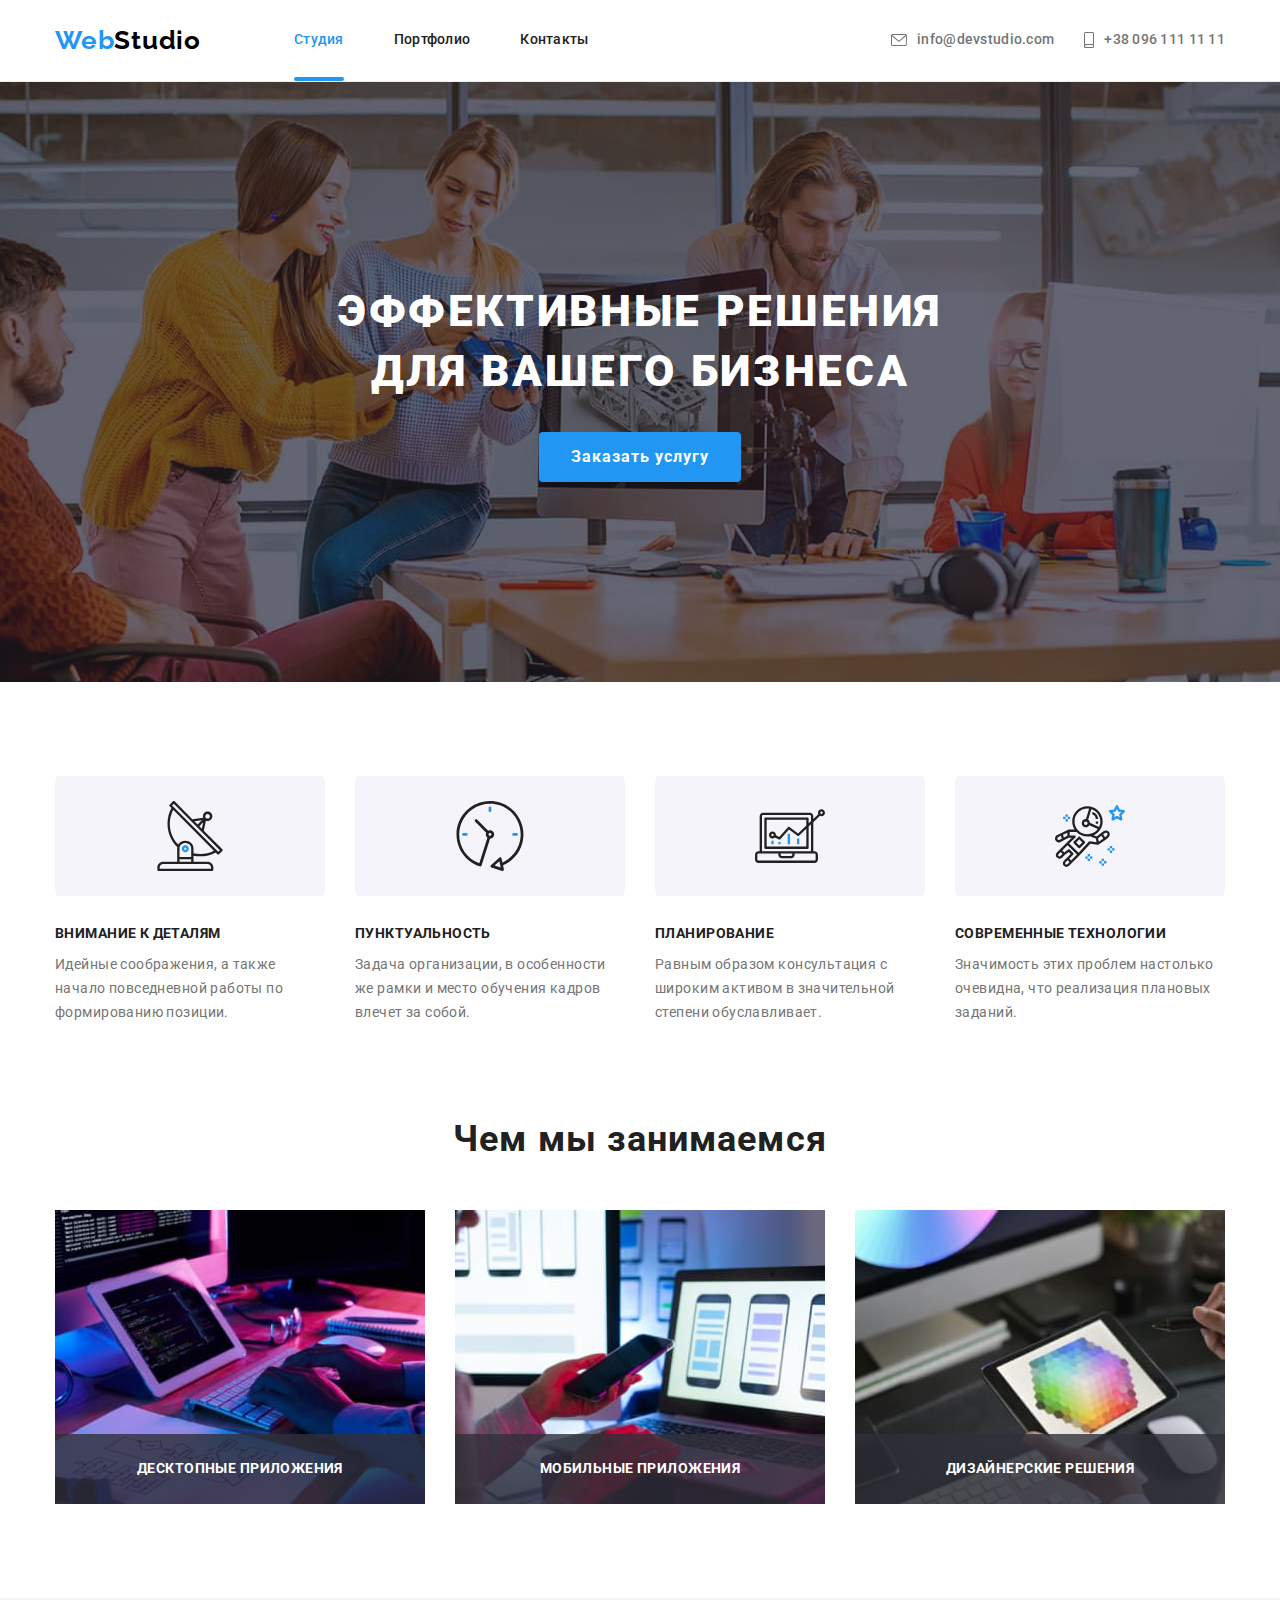
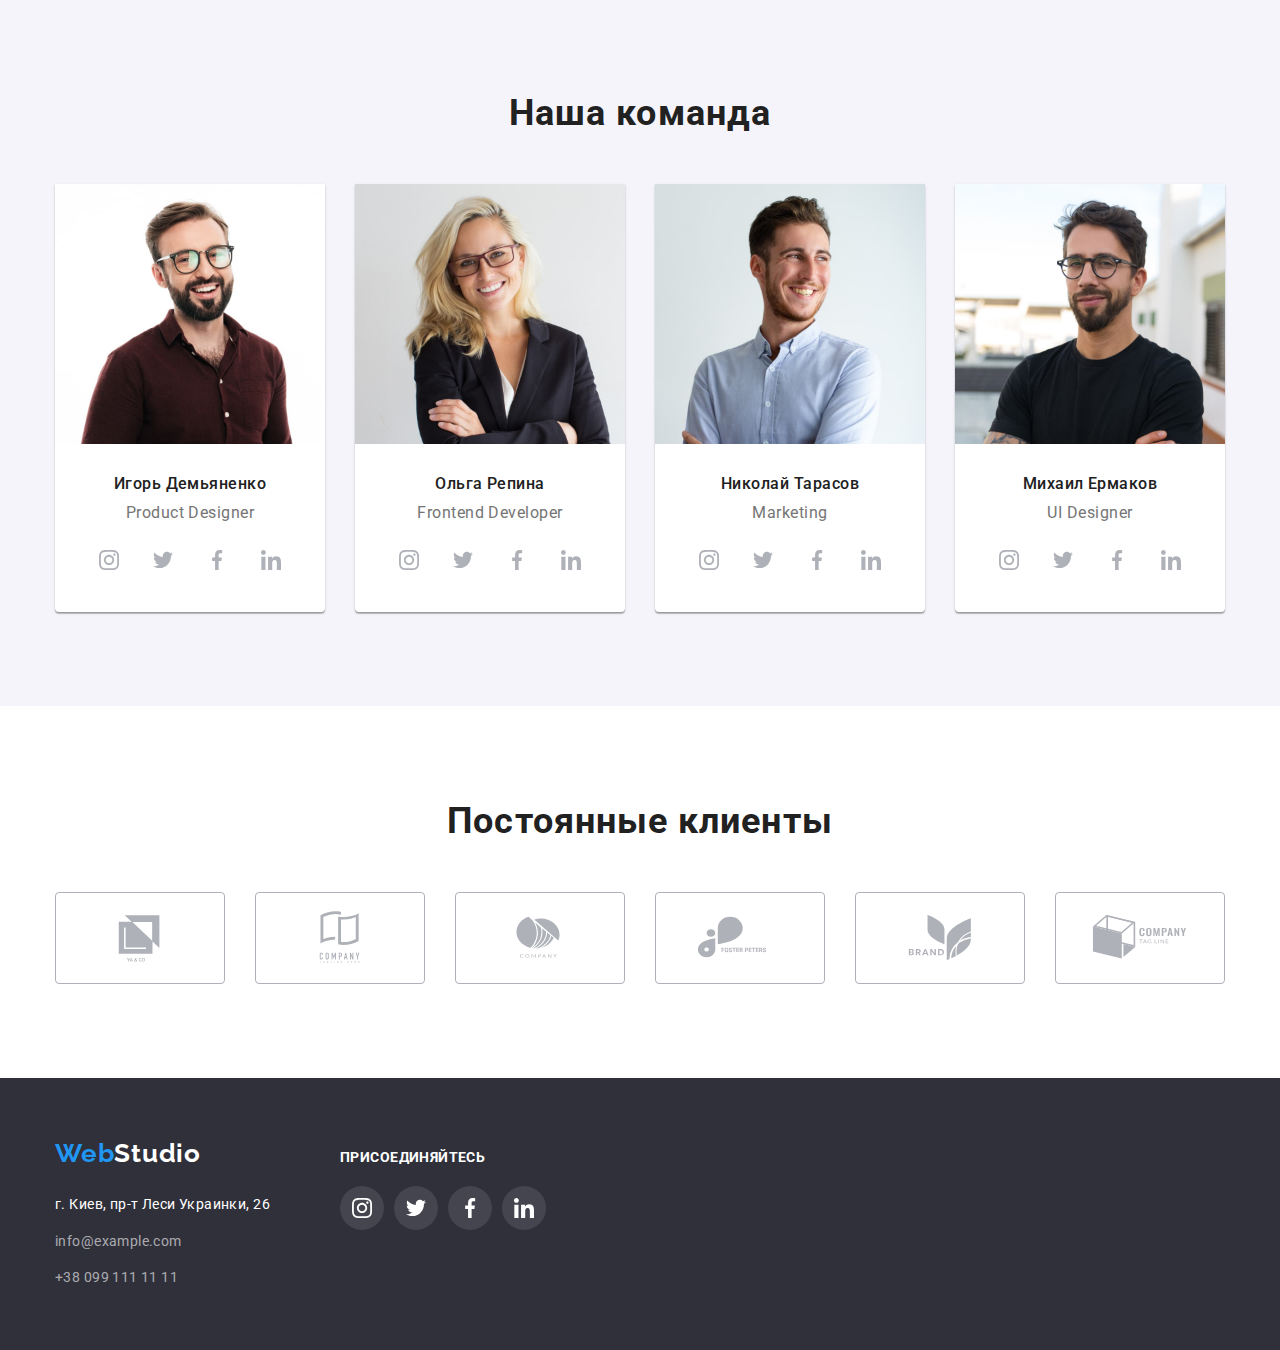
<file: index.html>
<!DOCTYPE html>
<html lang="en">
<head>
    <meta charset="UTF-8">
    <meta http-equiv="X-UA-Compatible" content="IE=edge">
    <meta name="viewport" content="width=device-width, initial-scale=1.0">
    <link
    rel="stylesheet"
    href="https://cdnjs.cloudflare.com/ajax/libs/modern-normalize/1.0.0/modern-normalize.min.css"/>
    <link rel="preconnect" href="https://fonts.googleapis.com">
    <link rel="preconnect" href="https://fonts.gstatic.com" crossorigin>
    <link rel="preconnect" href="https://fonts.googleapis.com">
    <link rel="preconnect" href="https://fonts.gstatic.com" crossorigin>
    <link rel="preconnect" href="https://fonts.googleapis.com">
    <link rel="preconnect" href="https://fonts.gstatic.com" crossorigin>
    <link href="https://fonts.googleapis.com/css2?family=Raleway:wght@700&family=Roboto:wght@400;500;700;900&display=swap"
    rel="stylesheet">
    <link rel="stylesheet" href="./css/styles.css">
    <title>Студия</title>
    
</head>
<body>
    <header class="header">
        <div class="header container">
            <nav>
                <a href="./index.html" class="logo-link"><span class="logo-web">Web</span>Studio</a>
                <ul class="links-list">
                <li class="list-item">
                    <a href="./index.html" class="link current">Студия</a>
                </li>
                <li class="list-item">
                    <a href="./portfolio.html" class="link">Портфолио</a>
                </li>
                <li class="list-item">
                    <a href="" class="link">Контакты</a>
                </li>
                </ul>
            </nav>
            <ul class="contacts-links">
                <li class="list-item">                    
                    <a href="mailto:info@devstudio.com" class="mail-link">
                        <svg class="mail-icon">
                            <use href="./images/icons.svg#icon-envelope"></use>
                        </svg>
                        info@devstudio.com
                    </a>
                </li>
                <li class="list-item">                    
                    <a class="call-link" href="tel:+380961111111">
                        <svg class="telephone-icon">
                            <use href="./images/icons.svg#icon-smartphone"></use>
                        </svg>
                        +38 096 111 11 11                        
                    </a>
                </li>
            </ul>
        </div>
    </header>
    <main>
        <!--Main heading section-->
        <section class="main">
            <div class="container">
            <h1 class="main-heading">Эффективные решения для вашего бизнеса</h1>
            <button type="button" class="button-offer" data-modal-open>Заказать услугу</button>
            </div>
        </section>
        <!--Our advantages section-->
        <section class="section">
            <div class="container">
            <h2 class="visually-hidden">Наши преимущества</h2>
            <ul class="advantages-list">
                <li class="list-item">
                    <div class="thumb">
                    <svg class="advantages-icon">
                        <use href="./images/icons.svg#icon-antenna-1"></use>
                    </svg>
                    </div>
                    <h3 class="advantages-heading">Внимание к деталям</h3>
                    <p class="advantages-text">Идейные соображения, а также начало повседневной работы по формированию позиции.</p>
                </li>
                <li class="list-item">
                    <div class="thumb">
                    <svg class="advantages-icon"> 
                        <use href="./images/icons.svg#icon-clock-1"></use>
                    </svg>
                    </div>
                    <h3 class="advantages-heading">Пунктуальность</h3>
                    <p class="advantages-text">Задача организации, в особенности же рамки и место обучения кадров влечет за собой.</p>
                </li>
                <li class="list-item">
                    <div class="thumb">
                    <svg class="advantages-icon">
                        <use href="./images/icons.svg#icon-diagram-1"></use>
                    </svg>
                    </div>
                    <h3 class="advantages-heading">Планирование</h3>
                    <p class="advantages-text">Равным образом консультация с широким активом в значительной степени обуславливает.</p>
                </li>
                <li class="list-item">
                    <div class="thumb">
                    <svg class="advantages-icon">
                        <use href="./images/icons.svg#icon-astronaut-1"></use>
                    </svg>
                    </div>
                    <h3 class="advantages-heading">Современные технологии</h3>
                    <p class="advantages-text">Значимость этих проблем настолько очевидна, что реализация плановых заданий.</p>
                </li>
            </ul>
            </div>
        </section>
        <!--Our competentions section-->
        <section class="competentions section">
            <div class="container">
            <h2 class="second-range-heading">Чем мы занимаемся</h2>
            <ul class="images-list">
                <li class="list-item">
                        <div class="images-card">
                        <img 
                        src="./images/pic_1.jpg" 
                        alt="Работа с кодом"
                        width="370"                          
                        height="294">
                        <div class="images-overlay">
                        <h3 class="images-overlay-heading">Десктопные приложения</h3>
                        </div>
                        </div>
                </li>
                <li class="list-item">
                        <div class="images-card">
                        <img 
                        src="./images/pic_2.jpg" 
                        alt="Разработка мобильных приложений"
                        width="370"                          
                        height="294">
                        <div class="images-overlay">
                        <h3 class="images-overlay-heading">Мобильные приложения</h3>
                        </div>
                        </div>
                </li>
                <li class="list-item">
                        <div class="images-card">
                        <img 
                        src="./images/pic_3.jpg" 
                        alt="Добавление стилей"
                        width="370"                          
                        height="294">
                        <div class="images-overlay">
                        <h3 class="images-overlay-heading">Дизайнерские решения</h3>
                        </div>
                        </div>
                </li>
            </ul>
            </div>
        </section>
        <!--Our team section-->
        <section class="team section">
            <div class="container">
            <h2 class="second-range-heading">Наша команда</h2>
            <ul class="our-team-list">
                <li class="list-item team-list">
                    <img 
                        src="./images/photo_1.jpg"
                        alt="Фото Игорь Демьяненко"
                        width="270" 
                        height="260">
                    <div class="team-info">
                        <h3 class="our-team-list-heading">Игорь Демьяненко</h3>
                        <p class="our-team-list-description">Product Designer</p>
                        <ul class="team-socials-list">
                        <li class="team-socials-item">
                            <a class="team-socials-link" href="">
                            <svg class="team-socials">
                                <use href="./images/icons.svg#icon-instagram"></use>
                            </svg>
                            </a>
                        </li>
                        <li class="team-socials-item">
                            <a class="team-socials-link" href="">
                            <svg class="team-socials">
                                <use href="./images/icons.svg#icon-twitter"></use>
                            </svg>
                            </a>
                        </li>
                        <li class="team-socials-item">
                            <a class="team-socials-link" href="">
                            <svg class="team-socials">
                                <use href="./images/icons.svg#icon-facebook"></use>
                            </svg>
                            </a>
                        </li>
                        <li class="team-socials-item">
                            <a class="team-socials-link" href="">
                            <svg class="team-socials">
                                <use href="./images/icons.svg#icon-linkedin"></use>
                            </svg>
                            </a>
                        </li>
                    </ul>
                    </div>
                    
                </li>
                <li class="list-item team-list">
                    <img 
                        src="./images/photo_2.jpg" 
                        alt="Фото Ольга Репина"
                        width="270"                          
                        height="260">
                    <div class="team-info">
                        <h3 class="our-team-list-heading">Ольга Репина</h3>
                        <p class="our-team-list-description">Frontend Developer</p>
                        <ul class="team-socials-list">
                            <li class="team-socials-item">
                                <a class="team-socials-link" href="">
                                <svg class="team-socials">
                                    <use href="./images/icons.svg#icon-instagram"></use>
                                </svg>
                                </a>
                            </li>
                            <li class="team-socials-item">
                                <a class="team-socials-link" href="">
                                <svg class="team-socials">
                                    <use href="./images/icons.svg#icon-twitter"></use>
                                </svg>
                                </a>
                            </li>
                            <li class="team-socials-item">
                                <a class="team-socials-link" href="">
                                <svg class="team-socials">
                                    <use href="./images/icons.svg#icon-facebook"></use>
                                </svg>
                                </a>
                            </li>
                            <li class="team-socials-item">
                                <a class="team-socials-link" href="">
                                <svg class="team-socials">
                                    <use href="./images/icons.svg#icon-linkedin"></use>
                                </svg>
                                </a>
                            </li>
                        </ul>
                    </div>
                </li>
                <li class="list-item team-list">
                    <img 
                        src="./images/photo_3.jpg" 
                        alt="Фото Николай Тарасов"
                        width="270"                          
                        height="260">
                    <div class="team-info">
                        <h3 class="our-team-list-heading">Николай Тарасов</h3>
                        <p class="our-team-list-description">Marketing</p>
                        <ul class="team-socials-list">
                            <li class="team-socials-item">
                                <a class="team-socials-link" href="">
                                <svg class="team-socials">
                                    <use href="./images/icons.svg#icon-instagram"></use>
                                </svg>
                                </a>
                            </li>
                            <li class="team-socials-item">
                                <a class="team-socials-link" href="">
                                <svg class="team-socials">
                                    <use href="./images/icons.svg#icon-twitter"></use>
                                </svg>
                                </a>
                            </li>
                            <li class="team-socials-item">
                                <a class="team-socials-link" href="">
                                <svg class="team-socials">
                                    <use href="./images/icons.svg#icon-facebook"></use>
                                </svg>
                                </a>
                            </li>
                            <li class="team-socials-item">
                                <a class="team-socials-link" href="">
                                <svg class="team-socials">
                                    <use href="./images/icons.svg#icon-linkedin"></use>
                                </svg>
                                </a>
                            </li>
                        </ul>
                    </div>
                </li>
                <li class="list-item team-list">
                    <img                        
                        src="./images/photo_4.jpg"  
                        alt="Фото Михаил Ермаков"
                        width="270"                          
                        height="260">
                    <div class="team-info">
                        <h3 class="our-team-list-heading">Михаил Ермаков</h3>
                        <p class="our-team-list-description">UI Designer</p>
                        <ul class="team-socials-list">
                            <li class="team-socials-item">
                                <a class="team-socials-link" href="">
                                <svg class="team-socials">
                                    <use href="./images/icons.svg#icon-instagram"></use>
                                </svg>
                            </a>
                            </li>
                            <li class="team-socials-item">
                                <a class="team-socials-link" href="">
                                <svg class="team-socials">
                                    <use href="./images/icons.svg#icon-twitter"></use>
                                </svg>
                                </a>
                            </li>
                            <li class="team-socials-item">
                                <a class="team-socials-link" href="">
                                <svg class="team-socials">
                                    <use href="./images/icons.svg#icon-facebook"></use>
                                </svg>
                                </a>
                            </li>
                            <li class="team-socials-item">
                                <a class="team-socials-link" href="">
                                <svg class="team-socials">
                                    <use href="./images/icons.svg#icon-linkedin"></use>
                                </svg>
                                </a>
                            </li>
                        </ul>
                    </div>
                </li>
            </ul>
            </div>
        </section>
        <!--Our clients section-->
        <section class="section">
            <div class="container">
                <h2 class="second-range-heading">Постоянные клиенты</h2>
                <ul class="our-clients-list">
                    <li class="our-clients-item">
                        <a class="clients-thumb" href="">
                        <svg class="our-clients-icon">
                            <use href="./images/icons.svg#icon-ya-co"></use>
                        </svg>
                        </a>
                    </li>
                    <li class="our-clients-item">
                        <a class="clients-thumb" href="">
                        <svg class="our-clients-icon">
                            <use href="./images/icons.svg#icon-company-tagline-book"></use>
                        </svg>
                        </a>
                    </li>
                    <li class="our-clients-item">
                        <a class="clients-thumb" href="">
                        <svg class="our-clients-icon">
                            <use href="./images/icons.svg#icon-company"></use>
                        </svg>
                        </a>
                    </li>
                    <li class="our-clients-item">
                        <a class="clients-thumb" href="">
                        <svg class="our-clients-icon">
                            <use href="./images/icons.svg#icon-foster-peters"></use>
                        </svg>
                        </a>
                    </li>
                    <li class="our-clients-item">
                        <a class="clients-thumb" href="">
                        <svg class="our-clients-icon">
                            <use href="./images/icons.svg#icon-brand"></use>
                        </svg>
                        </a>
                    </li>
                    <li class="our-clients-item">
                        <a class="clients-thumb" href="">
                        <svg class="our-clients-icon">
                            <use href="./images/icons.svg#icon-company-tagline"></use>
                        </svg>
                        </a>
                    </li>
                </ul>
            </div>
        </section>
    </main>
    <footer class="footer">
        <div class="container">
            <div class="footer-content">
                <div class="footer-contacts">
                    <a href="./index.html" class="logo-link-footer"><span class="logo-web">Web</span>Studio</a>
                    <address class="address">
                        <ul class="address-list">
                            <li class="address-item"> 
                                <a href="https://goo.gl/maps/djWuSMtW5TmuV1sY8" class="location-link">г. Киев, пр-т Леси Украинки, 26</a> 
                            </li>
                            <li class="address-item">
                                <a href="mailto:info@example.com" class="mail-link-address">info@example.com</a>
                            </li>
                            <li class="address-item">
                                <a href="tel:+380991111111" class="call-link-address">+38 099 111 11 11</a>
                            </li>
                            </ul>
                    </address>
                </div>
                <div class="footer-socials">
                    <p class="footer-heading">Присоединяйтесь</p>
                    <ul class="footer-socials-list">
                        <li class="footer-socials-item">
                            <a class="footer-socials-link" href="">
                                <svg class="footer-socials-icon">
                                    <use href="./images/icons.svg#icon-instagram"></use>
                                </svg>
                            </a>
                        </li>
                        <li class="footer-socials-item">
                            <a class="footer-socials-link" href="">
                                <svg class="footer-socials-icon">
                                    <use href="./images/icons.svg#icon-twitter"></use>
                                </svg>
                            </a>
                        </li>
                        <li class="footer-socials-item">
                            <a class="footer-socials-link" href="">
                                <svg class="footer-socials-icon">
                                    <use href="./images/icons.svg#icon-facebook"></use>
                                </svg>
                            </a>
                        </li>
                        <li class="footer-socials-item">
                            <a class="footer-socials-link" href="">
                                <svg class="footer-socials-icon">
                                    <use href="./images/icons.svg#icon-linkedin"></use>
                                </svg>
                            </a>
                        </li>
                    </ul>
                </div>
            </div>
        </div>
    </footer>
    <div class="backdrop is-hidden" data-modal>
        <div class="modal">
            <button class="close-button" data-modal-close>
                <svg class="close-icon">
                    <use href="./images/icons.svg#icon-close-cross"></use>
                </svg>
            </button>
        </div>
    </div>
    <script src="./js/modal.js"></script>
</body>
</html>
</file>
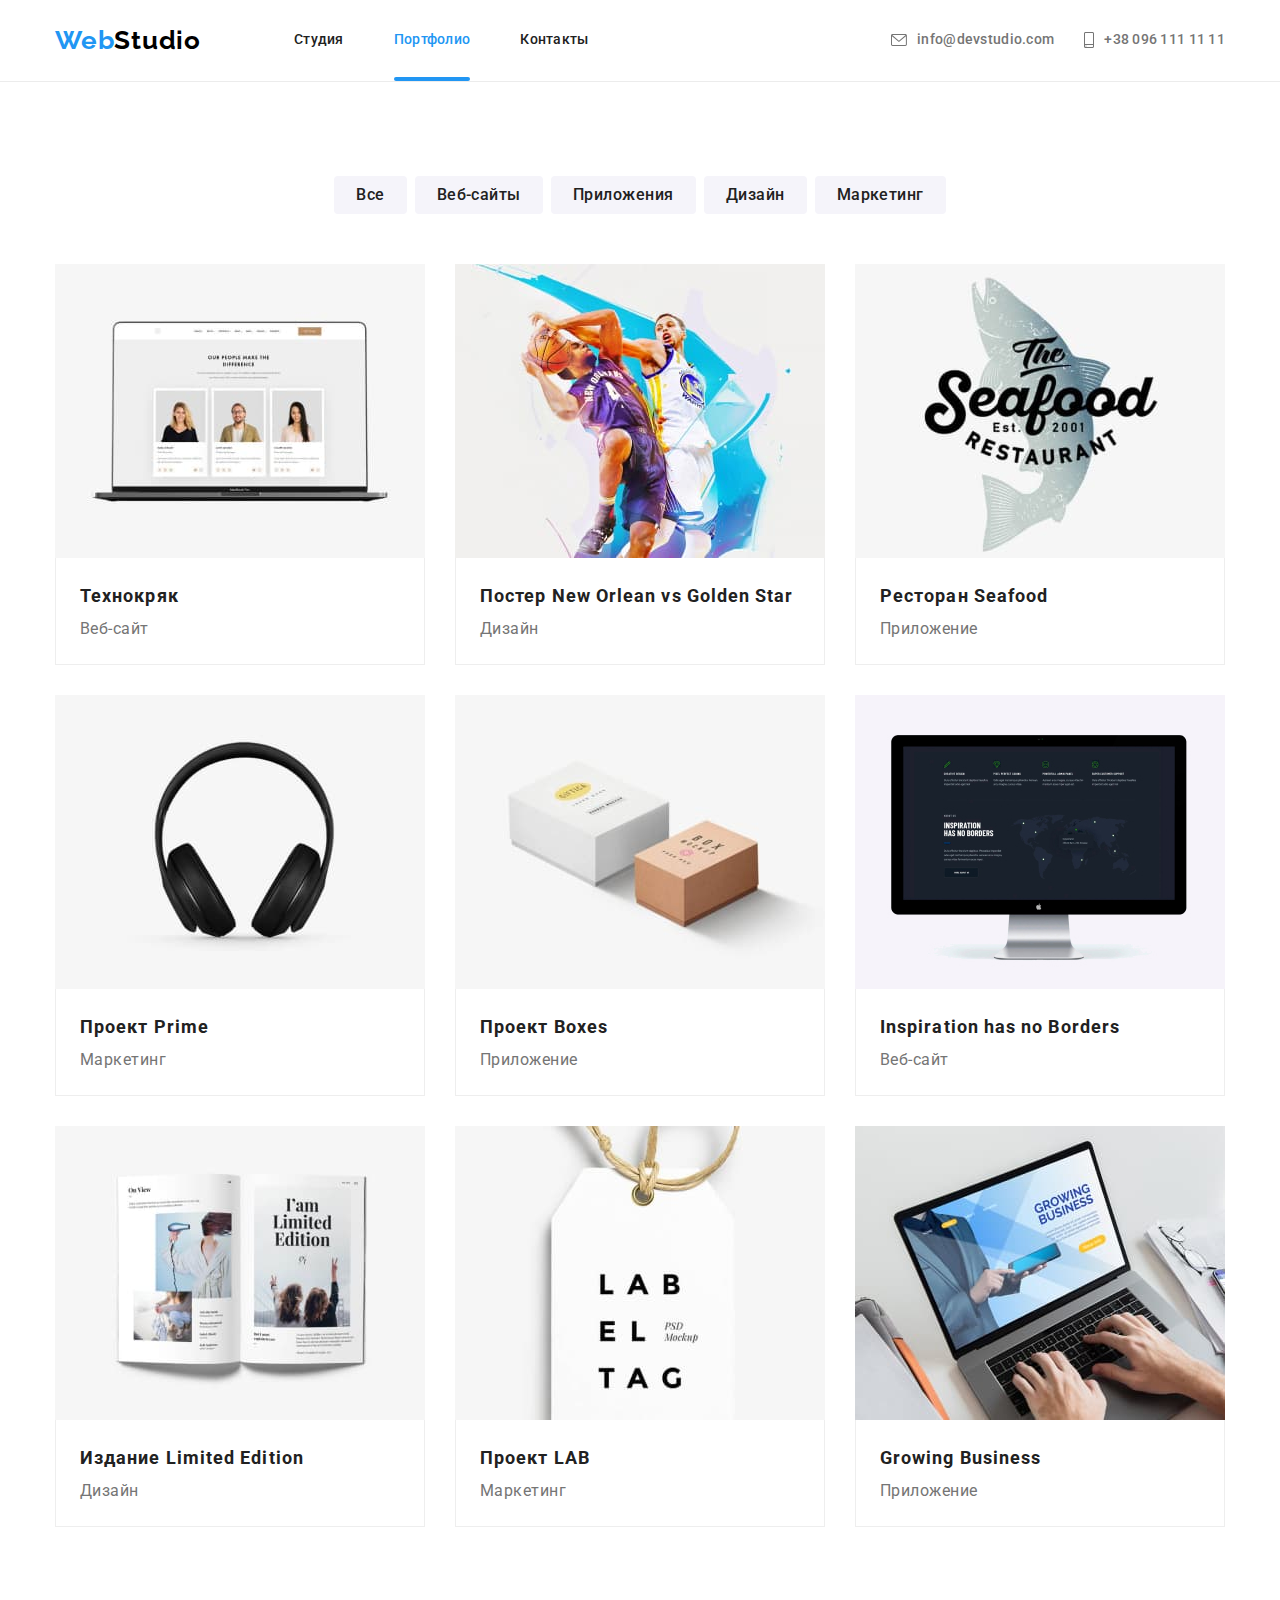
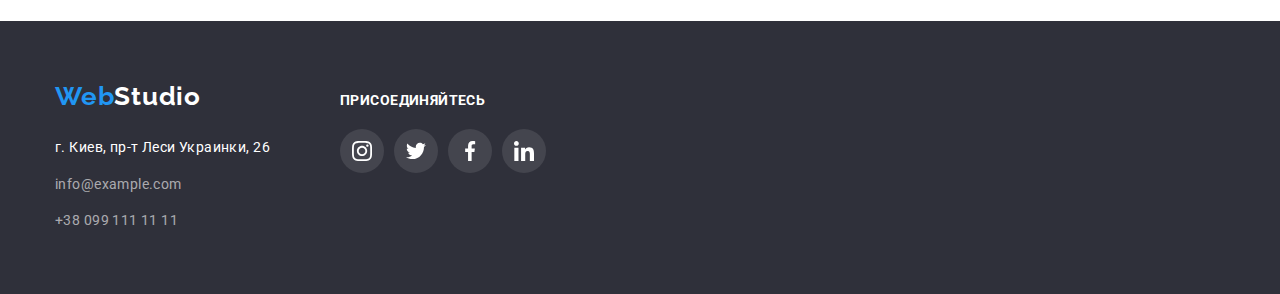
<file: portfolio.html>
<!DOCTYPE html>
<html lang="en">
<head>
    <meta charset="UTF-8">
    <meta http-equiv="X-UA-Compatible" content="IE=edge">
    <meta name="viewport" content="width=device-width, initial-scale=1.0">
    <link 
    rel="stylesheet" 
    href="https://cdnjs.cloudflare.com/ajax/libs/modern-normalize/1.0.0/modern-normalize.min.css"/>
    <link rel="preconnect" href="https://fonts.googleapis.com">
    <link rel="preconnect" href="https://fonts.gstatic.com" crossorigin>
    <link rel="preconnect" href="https://fonts.googleapis.com">
    <link rel="preconnect" href="https://fonts.gstatic.com" crossorigin>
    <link rel="preconnect" href="https://fonts.googleapis.com">
    <link rel="preconnect" href="https://fonts.gstatic.com" crossorigin>
    <link href="https://fonts.googleapis.com/css2?family=Raleway:wght@700&family=Roboto:wght@400;500;700;900&display=swap"
        rel="stylesheet">
    <link rel="stylesheet" href="./css/styles.css">
    <title>Портфолио</title>
    
</head>
<body class="body">
    <header class="header">
        <div class="header container">
            <nav>
                <a href="./index.html" class="logo-link"><span class="logo-web">Web</span>Studio</a>
                <ul class="links-list">
                    <li class="list-item">
                        <a href="./index.html" class="link">Студия</a>
                    </li>
                    <li class="list-item">
                        <a href="./portfolio.html" class="link current">Портфолио</a>
                    </li>
                    <li class="list-item">
                        <a href="" class="link">Контакты</a>
                    </li>
                </ul>
            </nav>
            <ul class="contacts-links">
                <li class="list-item">                    
                    <a href="mailto:info@devstudio.com" class="mail-link">
                        <svg class="mail-icon">
                            <use href="./images/icons.svg#icon-envelope"></use>
                        </svg>
                        info@devstudio.com
                    </a>
                </li>
                <li class="list-item">                    
                    <a href="tel:+380961111111" class="call-link">
                        <svg class="telephone-icon">
                            <use href="./images/icons.svg#icon-smartphone"></use>
                        </svg>
                        +38 096 111 11 11
                    </a>
                </li>
            </ul>
        </div>
    </header>
    <main>
        <section class="section">
            <div class="container">
            <h1 class="visually-hidden">Фильтр</h1>
            <ul class="filter-button-list">
                <li class="list-item"><button type="button" class="filter-button">Все</button> </li>
                <li class="list-item"><button type="button" class="filter-button">Веб-сайты</button> </li>
                <li class="list-item"><button type="button" class="filter-button">Приложения</button> </li>
                <li class="list-item"><button type="button" class="filter-button">Дизайн</button> </li>
                <li class="list-item"><button type="button" class="filter-button">Маркетинг</button> </li>
            </ul>           
            <ul class="filter-cards-list">
                <li class="filter-item">
                    <a class="filter-link" href="">
                        <div class="filter-image"><img 
                        src="./images/img1.jpg" 
                        alt="Картинка Технокряк"
                        width="370"
                        height="294">
                        <div class="filter-overlay">
                            <p class="filter-overlay-text">Ресурс предлагает комплексные предложения с разным уровнем функционала и сервисов. Все это позволит посетителю получить
                            исчерпывающие сведения <br> о компании или частном лице.</p>
                        </div>
                        </div>
                        <div class="card-info">
                            <h2 class="card-heading">Технокряк</h2>
                            <p class="card-description">Веб-сайт</p>
                        </div>
                    </a>
                </li>
                <li class="filter-item">
                    <a class="filter-link" href="">
                        <div class="filter-image"><img 
                        src="./images/img2.jpg" 
                        alt="Картинка New Orlean vs Golden Star"
                        width="370"
                        height="294">
                        <div class="filter-overlay">
                            <p class="filter-overlay-text">Ресурс предлагает комплексные предложения с разным уровнем функционала и сервисов.
                                Все это позволит посетителю получить
                                исчерпывающие сведения <br> о компании или частном лице.</p>
                        </div>
                        </div>
                        <div class="card-info">
                            <h2 class="card-heading">Постер New Orlean vs Golden Star</h2>
                            <p class="card-description">Дизайн</p>
                        </div>
                    </a>
                </li>
                <li class="filter-item">
                    <a class="filter-link" href="">
                        <div class="filter-image"><img 
                        src="./images/img3.jpg" 
                        alt="Картинка Ресторан Seafood"
                        width="370"
                        height="294">
                        <div class="filter-overlay">
                            <p class="filter-overlay-text">Ресурс предлагает комплексные предложения с разным уровнем функционала и сервисов.
                                Все это позволит посетителю получить
                                исчерпывающие сведения <br> о компании или частном лице.</p>
                        </div>
                        </div>
                        <div class="card-info">
                            <h2 class="card-heading">Ресторан Seafood</h2>
                            <p class="card-description">Приложение</p>
                        </div>
                    </a>
                </li>     
                <li class="filter-item">
                    <a class="filter-link" href="">
                        <div class="filter-image"><img 
                        src="./images/img4.jpg" 
                        alt="Картинка Проект Prime"
                        width="370"
                        height="294">
                        <div class="filter-overlay">
                            <p class="filter-overlay-text">Ресурс предлагает комплексные предложения с разным уровнем функционала и сервисов.
                                Все это позволит посетителю получить
                                исчерпывающие сведения <br> о компании или частном лице.</p>
                        </div>
                        </div>
                        <div class="card-info">
                            <h2 class="card-heading">Проект Prime</h2>
                            <p class="card-description">Маркетинг</p>
                        </div>
                    </a>
                </li>
                <li class="filter-item">
                    <a class="filter-link" href="">
                        <div class="filter-image"><img 
                        src="./images/img5.jpg" 
                        alt="Картинка Проект Boxes"
                        width="370"
                        height="294">
                        <div class="filter-overlay">
                            <p class="filter-overlay-text">Ресурс предлагает комплексные предложения с разным уровнем функционала и сервисов.
                                Все это позволит посетителю получить
                                исчерпывающие сведения <br> о компании или частном лице.</p>
                        </div>
                        </div>
                        <div class="card-info">
                            <h2 class="card-heading">Проект Boxes</h2>
                            <p class="card-description">Приложение</p>
                        </div>
                    </a>
                </li>
                <li class="filter-item">
                    <a class="filter-link" href="">
                        <div class="filter-image"><img 
                        src="./images/img6.jpg" 
                        alt="Картинка Inspiration has no Borders"
                        width="370"
                        height="294">
                        <div class="filter-overlay">
                            <p class="filter-overlay-text">Ресурс предлагает комплексные предложения с разным уровнем функционала и сервисов.
                                Все это позволит посетителю получить
                                исчерпывающие сведения <br> о компании или частном лице.</p>
                        </div>
                        </div>
                        <div class="card-info">  
                            <h2 class="card-heading">Inspiration has no Borders</h2>
                            <p class="card-description">Веб-сайт</p>
                        </div>
                    </a>
                </li>
                <li class="filter-item">
                    <a class="filter-link" href="">
                        <div class="filter-image"><img 
                        src="./images/img7.jpg" 
                        alt="Картинка Издание Limited Edition"
                        width="370"
                        height="294">
                        <div class="filter-overlay">
                            <p class="filter-overlay-text">Ресурс предлагает комплексные предложения с разным уровнем функционала и сервисов.
                                Все это позволит посетителю получить
                                исчерпывающие сведения <br> о компании или частном лице.</p>
                        </div>
                        </div>
                        <div class="card-info">  
                            <h2 class="card-heading">Издание Limited Edition</h2>
                            <p class="card-description">Дизайн</p>
                        </div>
                    </a>
                </li>
                <li class="filter-item">
                    <a class="filter-link" href="">
                        <div class="filter-image"><img 
                        src="./images/img8.jpg" 
                        alt="Картинка Проект LAB"
                        width="370"
                        height="294">
                        <div class="filter-overlay">
                            <p class="filter-overlay-text">Ресурс предлагает комплексные предложения с разным уровнем функционала и сервисов.
                                Все это позволит посетителю получить
                                исчерпывающие сведения <br> о компании или частном лице.</p>
                        </div>
                        </div>
                        <div class="card-info">   
                            <h2 class="card-heading">Проект LAB</h2>
                            <p class="card-description">Маркетинг</p>
                        </div>
                    </a>
                </li>
                <li class="filter-item">
                    <a class="filter-link" href="">
                        <div class="filter-image"><img 
                        src="./images/img9.jpg" 
                        alt="Картинка Growing Business"
                        width="370"
                        height="294">
                        <div class="filter-overlay">
                            <p class="filter-overlay-text">Ресурс предлагает комплексные предложения с разным уровнем функционала и сервисов.
                                Все это позволит посетителю получить
                                исчерпывающие сведения <br> о компании или частном лице.</p>
                        </div>
                        </div>
                        <div class="card-info">
                            <h2 class="card-heading">Growing Business</h2>
                            <p class="card-description">Приложение</p>
                        </div>   
                    </a>                
                </li>
            </ul>
            </div>
        </section>
    </main>
    <footer class="footer">
        <div class="container">
            <div class="footer-content">
                <div class="footer-contacts">
                    <a href="./index.html" class="logo-link-footer"><span class="logo-web">Web</span>Studio</a>
                    <address class="address">
                        <ul class="address-list">
                            <li class="address-item">
                                <a href="https://goo.gl/maps/djWuSMtW5TmuV1sY8" class="location-link">г. Киев, пр-т Леси
                                    Украинки, 26</a>
                            </li>
                            <li class="address-item">
                                <a href="mailto:info@example.com" class="mail-link-address">info@example.com</a>
                            </li>
                            <li class="address-item">
                                <a href="tel:+380991111111" class="call-link-address">+38 099 111 11 11</a>
                            </li>
                        </ul>
                    </address>
                </div>
                <div class="footer-socials">
                    <p class="footer-heading">Присоединяйтесь</p>
                    <ul class="footer-socials-list">
                        <li class="footer-socials-item">
                            <a class="footer-socials-link" href="">
                                <svg class="footer-socials-icon">
                                    <use href="./images/icons.svg#icon-instagram"></use>
                                </svg>
                            </a>
                        </li>
                        <li class="footer-socials-item">
                            <a class="footer-socials-link" href="">
                                <svg class="footer-socials-icon">
                                    <use href="./images/icons.svg#icon-twitter"></use>
                                </svg>
                            </a>
                        </li>
                        <li class="footer-socials-item">
                            <a class="footer-socials-link" href="">
                                <svg class="footer-socials-icon">
                                    <use href="./images/icons.svg#icon-facebook"></use>
                                </svg>
                            </a>
                        </li>
                        <li class="footer-socials-item">
                            <a class="footer-socials-link" href="">
                                <svg class="footer-socials-icon">
                                    <use href="./images/icons.svg#icon-linkedin"></use>
                                </svg>
                            </a>
                        </li>
                    </ul>
                </div>
            </div>
        </div>
    </footer>
</body>
</html>
</file>
<file: css/styles.css>
*,
*::before,
*::after {
    box-sizing: border-box;
}

:root {
    --background-color: #ffff;
    --header-footer-background-color: #2F303A;
    --images-overlay-background: rgba(47, 48, 58, 0.8);
    --hover-color: #2196F3;
    --overlay-filter-color: rgba(33, 150, 243, 0.9);
    --button-hover-color: #188CE8;
    --headings-color: #212121;
    --button-and-logo-color: #2196F3;
    --inactive-button-color: #F5F4FA;
    --active-button-color: #2196F3;
    --paragraph-color: #757575;
    --white-color: rgb(255, 255, 255);
    --partly-white-color: rgba(255, 255, 255, 0.6);
    --ten-percent-white-color: rgba(255, 255, 255, 0.1);
    --logo-black-color: #000000;
    --background-light-blue-color: #F5F4FA;
    --header-border-color: #ECECEC;
    --card-border-color: #EEEEEE;
    --icon-background-color: #F5F4FA;
    --thumb-border-color: #AFB1B8;
    --close-button-border: rgba(0, 0, 0, 0.1);
    --backdrop-overlay-color: rgba(0, 0, 0, 0.2);
    
}

ul{
    margin: 0;
    padding: 0;
    list-style: none;
}

h1, h2, h3, p {
    margin: 0;
}

img{
    display: block;
    max-width: 100%;
    height: auto;
}

.container{
    padding: 0 15px;
    width: 1200px;
    margin: 0 auto;
}

.section{
    padding-top: 94px;
    padding-bottom: 94px;
}

.backdrop.is-hidden{
    visibility: hidden;
    opacity: 0;
    pointer-events: none;
}

.modal{
    position: fixed;
    top: auto;
    left: auto;
    width: 528px;
    height: 581px;
    background-color: var(--white-color);
    border-radius: 4px;
}

.backdrop{
    display: flex;
    align-items: center;
    justify-content: center;
    position: fixed;
    top: 0;
    left: 0;
    width: 100%;
    height: 100%;
    background-color: var(--backdrop-overlay-color);
    opacity: 1;
    visibility: visible;
    transition: transform 250ms;
    transform: translate(-50% -50%);
}

.close-button{
    display: flex;
    justify-content: center;
    align-items: center;
    width: 30px;
    height: 30px;
    border-radius: 50%;
    border: 1px solid var(--close-button-border);
    background-color: transparent;
    position: absolute;
    top: 8px;
    right: 8px;
    color: var(--logo-black-color);
    transition-property: transform;
    transition-duration: 250ms;
    transition-timing-function: cubic-bezier(0.4, 0, 0.2, 1);
    transition-delay: 0;
}

.close-button:hover{
    background-color: var(--button-hover-color);
    color: var(--white-color); 
    transform: scale(1.1);
}

.close-button:focus {
    background-color: var(--button-hover-color);
    color: var(--white-color);
    transform: scale(1.1);
}

.close-icon{
    width: 18px;
    height: 18px;
    fill: currentColor;
}

.close-icon:hover{
    fill: currentColor;
}

.close-icon:focus {
    fill: currentColor;
}

.header{
    border-bottom: 1px solid var(--header-border-color);
}

.header.container{
    display: flex;
    justify-content: space-between;
    padding-top: 25px;
    padding-bottom: 25px;
    border-bottom: none;
}

nav{
    display: flex;  
}

.link.current{
    color: var(--hover-color);
    position: relative;
}

.link.current::after{
    content: "";
    position: absolute;
    bottom: -34px;
    left: 0;
    width: 100%;
    border-bottom: 4px solid var(--button-and-logo-color);
    border-radius: 2px;
}

.links-list{
    display: flex;   
}

.contacts-links{
    display: flex;
    align-items: center;
}

.mail-icon{
    width: 16px;
    height: 12px;
    margin-right: 10px;
    fill: currentColor;
}

.telephone-icon {
    width: 10px;
    height: 16px;
    margin-right: 10px;
    fill: currentColor;
}

.contacts-links>.list-item{
    display: flex;
    margin-right: 30px;
}

.contacts-links>.list-item:last-child {
    margin-right: 0;
}

.contacts-links>.list-item:last-child {
    padding-right: 0;
}

.links-list>.list-item{
    margin-right: 50px;
}

.links-list>.list-item:last-child {
    margin-right: 0;
}

body{
    color: var(--paragraph-color);
    background-color: var(--white-color);
    font-family: Roboto, sans-serif;
    line-height: 1.71;
    letter-spacing: 0.03em;
}


.footer{
    background-color: var(--header-footer-background-color);
    padding-top: 60px;
    padding-bottom: 60px;
}

.footer-content{
    display: flex;
    align-items: baseline;
}

.footer-contacts{
    margin-right: 70px;
}

.footer-heading{
    font-weight: 700;
    font-size: 14px;
    line-height: 1.14;
    letter-spacing: 0.03em;
    text-transform: uppercase;
    color: var(--white-color);
    margin-bottom: 20px;
}

.logo-web {
    color: var(--button-and-logo-color);
    line-height: 1.19;
    letter-spacing: 0.03em;
}

.logo-link {
    color: var(--logo-black-color);
    text-decoration: none;
    font-family: Raleway, sans-serif;
    font-size: 26px;
    font-weight: 700;   
    line-height: 1.19;
    letter-spacing: 0.03em;
    margin-right: 93px;
    transition-property: transform;
    transition-duration: 250ms;
    transition-timing-function: cubic-bezier(0.4, 0, 0.2, 1);
    transition-delay: 0;   
}

.logo-link:hover{
    transform: scale(1.05);
}

.logo-link:focus {
    transform: scale(1.05);
}

.link {
    color: var(--headings-color);
    font-size: 14px;
    font-weight: 500;
    text-decoration: none;
    letter-spacing: 0.02em;
    line-height: 1.14;
}

.link:hover {
    color: var(--hover-color);
}

.link:focus {
    color: var(--hover-color);
}

.list-item{
    list-style: none;
    padding: 0;
}

.mail-link{
    color: var(--paragraph-color);
    text-decoration: none;  
    font-size: 14px;
    font-weight: 500;
    letter-spacing: 0.02em;
    line-height: 1.14; 
    display: flex;
    align-items: center; 
    transition-property: transform, color;
    transition-duration: 250ms;
    transition-timing-function: cubic-bezier(0.4, 0, 0.2, 1);
    transition-delay: 0;
}

.mail-link:hover{
    color: var(--hover-color);
    transform: translateY(-10%);
}

.mail-link:focus {
    color: var(--hover-color);
    transform: translateY(-10%);
}

.call-link {
    color: var(--paragraph-color);
    text-decoration: none;
    font-size: 14px;
    font-weight: 500;
    letter-spacing: 0.02em;
    line-height: 1.14;   
    display: flex;
    align-items: center; 
    transition-property: transform,
    color;
    transition-duration: 250ms;
    transition-timing-function: cubic-bezier(0.4, 0, 0.2, 1);
    transition-delay: 0;
}

.call-link:hover {
    color: var(--hover-color);
    transform: translateY(-10%);
}

.call-link:focus {
    color: var(--hover-color);
    transform: translateY(-10%);
}

.main{
   background-color:var(--header-footer-background-color); 
   background-image: linear-gradient( to top, rgba(47, 48, 58, 0.4), rgba(47, 48, 58, 0.4)), url(../images/background_img.jpg);
   max-width: 1600px;
   background-repeat: no-repeat;
   background-position: center;
   margin-left: auto;
   margin-right: auto;
   padding: 200px 0;
}

.main-heading{
    color: var(--white-color);
    font-size: 44px;
    font-weight: 900;
    text-align: center;
    line-height: 1.36;
    letter-spacing: 0.06em;
    text-transform: uppercase;
    max-width: 696px;
    margin: 0 auto;
}

.button-offer{
    color: var(--white-color);
    font-size: 16px;
    font-weight: 700;
    letter-spacing: 0.06em;
    line-height: 1.88;
    display: flex;
    align-items: center;
    text-align: center;
    background-color: var(--button-and-logo-color);
    border-radius: 4px;
    border: var(--button-and-logo-color);
    cursor: pointer;
    margin: 30px auto 0;
    padding: 10px 32px;
    box-shadow: 0 4px 4px 0 rgba(0, 0, 0, 0.15);
    transition-property: transform, background-color;
    transition-duration: 250ms;
    transition-timing-function: cubic-bezier(0.4, 0, 0.2, 1);
    transition-delay: 0;
}

.button-offer:hover {
    background-color: var(--button-hover-color);
    transform: scale(1.05);
}

.button-offer:focus {
    background-color: var(--button-hover-color);
    transform: scale(1.05);
}

.button-offer:active{
    background-color: var(--active-button-color);
}

.visually-hidden{
    position: absolute;
    width: 1px;
    height: 1px;
    margin: -1px;
    border: 0;
    padding: 0;
    white-space: nowrap;
    clip-path: inset(100%);
    clip: rect(0 0 0 0);
    overflow: hidden;
}

.advantages-list{
    display: flex;
}

.advantages-list>.list-item{
    max-width: 270px;
    margin-right: 30px;
}

.advantages-list>.list-item:last-child{
    margin-right: 0;
}

.advantages-icon{
    width: 70px;
    height: 70px;
}

.thumb{
    display: flex;
    justify-content: center;
    align-items: center;
    width: 270px;
    height: 120px;
    background-color: var(--icon-background-color);
    border-radius: 4px;
    margin-bottom: 30px;
}

.advantages-heading{
    color: var(--headings-color);
    font-size: 14px;
    line-height: 1.14;
    font-weight: 700;
    letter-spacing: 0.03em;
    text-transform: uppercase;
    max-width: 270px;
    margin-bottom: 10px;
}

.advantages-text{
    font-size: 14px;
    color: var(--paragraph-color);
    line-height: 24px;
    letter-spacing: 0.03em;
    width: 270px;
    margin: 0;
}

.second-range-heading{
    color: var(--headings-color);
    font-size: 36px;
    font-weight: 700;
    line-height: 1.17;
    text-align: center;
    letter-spacing: 0.03em;
    margin-bottom: 50px;
}

.competentions.section{
    padding-top: 0;
}

.images-list{
    display: flex;
}

.images-card{
    position: relative;
}

.images-overlay{
    position: absolute;
    bottom: 0;
    width: 100%;
    height: 70px;
    background-color: var(--images-overlay-background);
    padding: 27px 82px;
}

.images-overlay-heading{
    color: var(--white-color);
    font-weight: 700;
    font-size: 14px;
    line-height: 1.14;
    text-align: center;
    letter-spacing: 0.03em;
    text-transform: uppercase;
}

.images-list>.list-item:not(:last-child){
    margin-right: 30px;
}

.team{
    background-color: var(--background-light-blue-color);   
}

.our-team-list{
    display: flex;
}

.list-item.team-list{
    background-color: var(--white-color);
    width: 270px;
    border-bottom-left-radius: 4px;
    border-bottom-right-radius: 4px;
    box-shadow: 0 1px 3px 0 rgba(0, 0, 0, 0.12),
                0 1px 1px 0 rgba(0, 0, 0, 0.14),
                0 2px 1px 0 rgba(0, 0, 0, 0.2);
}

.list-item.team-list:not(:last-child){
    margin-right: 30px;
}

.our-team-list-heading{
    color: var(--headings-color);
    font-size: 16px;
    font-weight: 500;
    line-height: 1.19;
    text-align: center;
    letter-spacing: 0.03em;
    margin-bottom: 10px;
}

.our-team-list-description{
    font-size: 16px;
    line-height: 1.19;
    text-align: center;
    letter-spacing: 0.03em;
    margin-bottom: 16px;
}

.team-info{
    padding-top: 30px;
    padding-bottom: 30px;
}

.team-socials-list{
    display: flex;
    justify-content: center;
}

.team-socials{
    width: 20px;
    height: 20px;
    fill: currentColor;  
}

.team-socials:hover{
    fill: currentColor;
}

.team-socials:focus{
    fill: currentColor;
}

.team-socials-item{
    width: 44px;
    height: 44px;
}

.team-socials-item:not(:last-child){
    margin-right: 10px;
}

.team-socials-link{
    border-radius: 50%;
    width: 100%;
    height: 100%;
    display: flex;
    justify-content: center;
    align-items: center;
    color: var(--thumb-border-color);
    transition-property: background-color, transform, color;
    transition-duration: 250ms;
    transition-timing-function: cubic-bezier(0.4, 0, 0.2, 1);
    transition-delay: 0;
}

.team-socials-link:hover{
    background-color: var(--hover-color);
    transform:scale(1.25);
    color: var(--white-color);
    fill: currentColor;
}

.team-socials-link:focus {
    background-color: var(--hover-color);
    transform: scale(1.25);
    color: var(--white-color);
    fill: currentColor;
}

.our-clients-list{
    display: flex;
}

.our-clients-item{
    width: 170px;
    height: 92px;
}

.our-clients-item:not(:last-child){
    margin-right: 30px;
}

.our-clients-icon{
    fill: currentColor;
    width: 106px;
    height: 60px;
}

.our-clients-icon:hover{
    fill: currentColor;
}

.our-clients-icon:focus{
    fill: currentColor;
}

.clients-thumb {
    display: flex;
    justify-content: center;
    align-items: center;
    width: 100%;
    height: 100%;
    background-color: none;
    border: 1px solid var(--thumb-border-color);
    color: var(--thumb-border-color);
    border-radius: 4px;
    transition-property: background-color, transform, color;
    transition-duration: 250ms;
    transition-timing-function: cubic-bezier(0.4, 0, 0.2, 1);
    transition-delay: 0;
}

.clients-thumb:hover{
    border-color: var(--hover-color);
    color: var(--hover-color);
    transform:scale(1.15);
}

.clients-thumb:focus {
    border-color: var(--hover-color);
    color: var(--hover-color);
    transform: scale(1.15);
}

.logo-link-footer{
    background-color:var(--header-footer-background-color);
    color: var(--white-color);
    text-decoration: none;
    font-family: Raleway, sans-serif;
    font-size: 26px;
    font-weight: 700;
    line-height: 1.19;
    letter-spacing: 0.03em;
}

.address{
    margin-top: 20px;
}

.address-list{
    font-style: normal;
}

.address-item{
    list-style: none;
}

.address-item:not(:last-child){
    margin-bottom: 9px;
}

.location-link{
    background-color:var(--header-footer-background-color);
    color: var(--white-color);
    text-decoration: none;
    font-size: 14px;
    line-height: 1.71;
    letter-spacing: 0.03em;
}

.location-link:hover{
    color: var(--hover-color);
}

.location-link:focus {
    color: var(--hover-color);
}

.mail-link-address{
    background-color:var(--header-footer-background-color);
    color: var(--partly-white-color);
    text-decoration: none;
    font-size: 14px;
    line-height: 1.71;
    letter-spacing: 0.03em;
}

.mail-link-address:hover{
    color: var(--hover-color);
}

.mail-link-address:focus {
    color: var(--hover-color);
}

.call-link-address{
    background-color:var(--header-footer-background-color);
    color: var(--partly-white-color);
    text-decoration: none;
    font-size: 14px;
    line-height: 1.71;
    letter-spacing: 0.03em;
}

.call-link-address:hover {
    color: var(--hover-color);
}

.call-link-address:focus {
    color: var(--hover-color);
}

.footer-socials{
    padding-top: 12px;
}

.footer-socials-list {
    display: flex;
    justify-content: center;
}

.footer-socials-icon {
    width: 20px;
    height: 20px;
    fill: var(--white-color);
}

.footer-socials-item{
    width: 44px;
    height: 44px;
}

.footer-socials-item:not(:last-child) {
    margin-right: 10px;
}

.footer-socials-link{
    width: 44px;
    height: 44px;
    border-radius: 50%;
    display: flex;
    justify-content: center;
    align-items: center;
    background-color: var(--ten-percent-white-color);
    transition-property: background-color, transform;
    transition-duration: 250ms;
    transition-timing-function: cubic-bezier(0.4, 0, 0.2, 1);
    transition-delay: 0;
}

.footer-socials-link:hover{
    background-color: var(--hover-color);
    transform: scale(1.25);
}

.footer-socials-link:focus {
    background-color: var(--hover-color);
    transform: scale(1.25);
}

.filter-button-list{
    display: flex;
    justify-content: center;
    margin-bottom: 50px;
}

.filter-button-list>.list-item:not(:last-child){
    margin-right: 8px;
}

.filter-button{
    background-color: var(--inactive-button-color);
    padding: 6px 22px;
    height: 38px;
    color: var(--headings-color);
    font-size: 16px;
    font-weight: 500;
    line-height: 1.63;
    border: var(--inactive-button-color);
    border-radius: 4px;    
    text-align: center;
    letter-spacing: 0.03em;
    cursor: pointer;
    transition-property: background-color, transform, color, box-shadow;
    transition-duration: 250ms;
    transition-timing-function: cubic-bezier(0.4, 0, 0.2, 1);
    transition-delay: 0;
}

.filter-button:hover {
    background-color: var(--button-hover-color);
    color: var(--white-color);
    box-shadow: 0 3px 1px rgba(0, 0, 0, 0.1),
                0 1px 2px rgba(0, 0, 0, 0.08),
                0 2px 2px rgba(0, 0, 0, 0.12);
    transform:translateY(-10%);
}

.filter-button:focus {
    background-color: var(--button-hover-color);
    color: var(--white-color);
    box-shadow: 0 3px 1px rgba(0, 0, 0, 0.1),
                0 1px 2px rgba(0, 0, 0, 0.08),
                0 2px 2px rgba(0, 0, 0, 0.12);
    transform:translateY(-10%);
}

.filter-button:active{
    background-color: var(--active-button-color);
    color: var(--white-color);
    box-shadow: 0 3px 1px rgba(0, 0, 0, 0.1),
                0 1px 2px rgba(0, 0, 0, 0.08),
                0 2px 2px rgba(0, 0, 0, 0.12);
}

.filter-image{
    position: relative;
    overflow: hidden;
}

.filter-link:hover .filter-overlay{
    transform: translateY(0);
}

.filter-link:focus .filter-overlay {
    transform: translateY(0);
}

.filter-overlay{
    background-color: var(--overlay-filter-color);
    position: absolute;
    bottom: 0;
    width: 100%;
    height: 100%;
    transform: translateY(101%);
    transition: transform 250ms;
    padding: 63px 24px;
}

.filter-overlay-text{
    color: var(--white-color);
    font-weight: 400;
    font-size: 18px;
    line-height: 1.56;
    letter-spacing: 0.03em;
}

.card-heading{
    color: var(--headings-color);
    font-size: 18px;
    font-weight: 700;
    line-height: 2;
    letter-spacing: 0.06em;
}

.card-description{
    font-size: 16px;
    line-height: 1.88;
    letter-spacing: 0.03em;
}

.card-info{
    padding-top: 20px;
    padding-bottom: 20px;
    padding-left: 24px;
    padding-right: 24px;
    border-bottom: 1px solid var(--card-border-color);
    border-left: 1px solid var(--card-border-color);
    border-right: 1px solid var(--card-border-color);
}

.filter-cards-list{
    display: flex;
    flex-wrap: wrap;
    margin-left: -30px;
    margin-top: -30px;
}

.filter-item {
    list-style: none;
    padding: 0;    
    margin-left: 30px;
    margin-top: 30px;
    flex-basis: calc((100% - 90px) / 3);
    color: var(--paragraph-color);    
}

.filter-link{
    display: block;
    text-decoration: none;
    width: 100%;
    height: 100%;
    color: currentColor;
}

.filter-link:hover{
    box-shadow: 0 1px 1px rgba(0, 0, 0, 0.12),
                0 4px 4px rgba(0, 0, 0, 0.06),
                1px 4px 6px rgba(0, 0, 0, 0.16);
}

.filter-link:focus {
    box-shadow: 0 1px 1px rgba(0, 0, 0, 0.12),
                0 4px 4px rgba(0, 0, 0, 0.06),
                1px 4px 6px rgba(0, 0, 0, 0.16);
}
</file>
